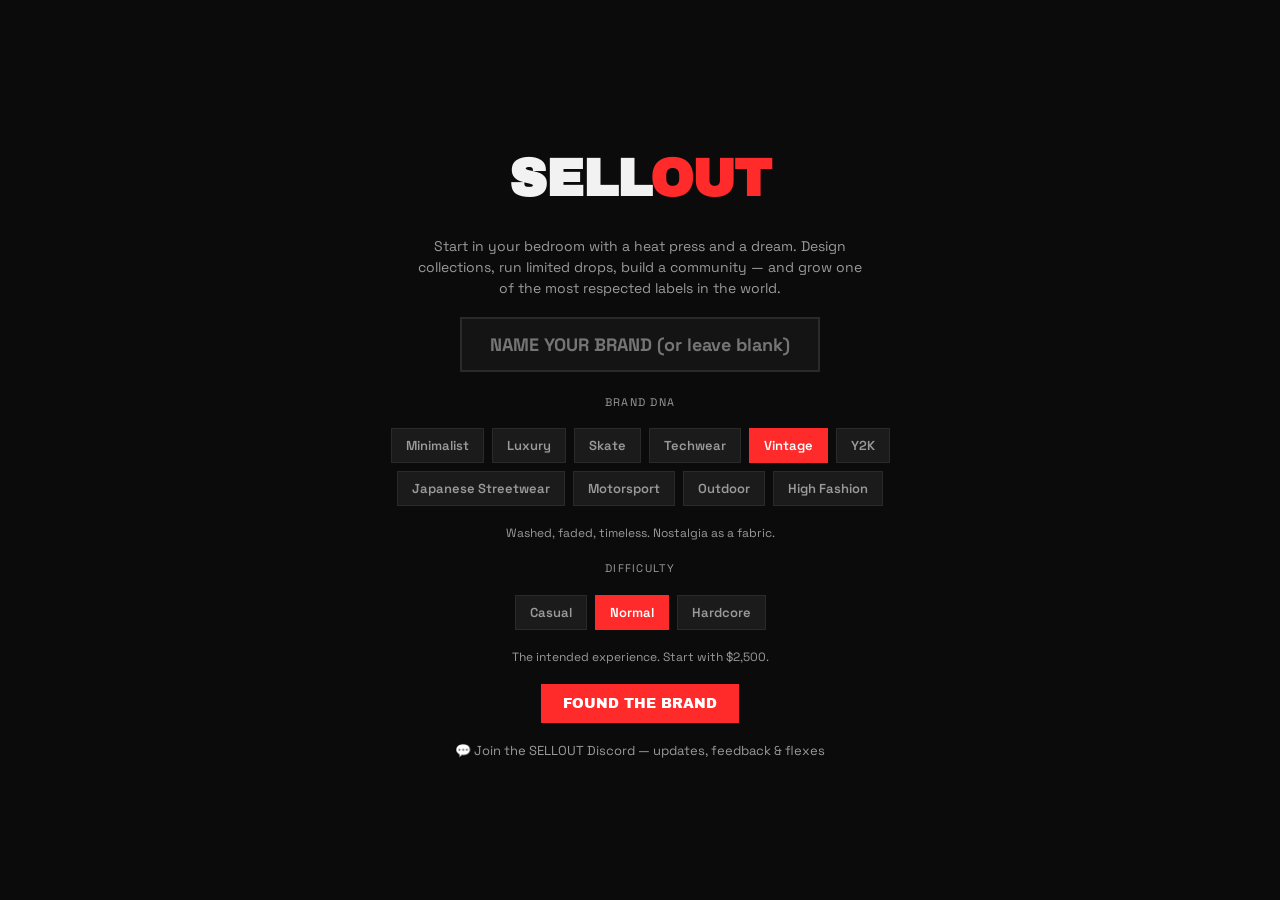
<file: index.html>
<!DOCTYPE html>
<html lang="en">
<head>
<meta charset="UTF-8">
<meta name="viewport" content="width=device-width, initial-scale=1.0">
<title>SELLOUT — build the label</title>
<link rel="preconnect" href="https://fonts.googleapis.com">
<link href="https://fonts.googleapis.com/css2?family=Archivo+Black&family=Space+Grotesk:wght@400;500;700&display=swap" rel="stylesheet">
<link rel="stylesheet" href="styles.css?v=16">
</head>
<body>

<!-- ================= START SCREEN ================= -->
<div id="startScreen">
  <h1>SELL<span>OUT</span></h1>
  <p>Start in your bedroom with a heat press and a dream. Design collections, run limited drops, build a community — and grow one of the most respected labels in the world.</p>
  <input id="startName" type="text" maxlength="20" placeholder="NAME YOUR BRAND (or leave blank)" spellcheck="false">
  <div style="font-size:11px;color:var(--dim);text-transform:uppercase;letter-spacing:.12em;margin-top:4px">Brand DNA</div>
  <div class="opt-row" id="dnaRow" style="justify-content:center;max-width:640px"></div>
  <div id="dnaBlurb" style="font-size:12px;color:var(--dim);height:18px"></div>
  <div style="font-size:11px;color:var(--dim);text-transform:uppercase;letter-spacing:.12em">Difficulty</div>
  <div class="opt-row" id="diffRow" style="justify-content:center"></div>
  <div id="diffBlurb" style="font-size:12px;color:var(--dim);height:18px"></div>
  <div style="display:flex; gap:10px; flex-wrap:wrap; justify-content:center">
    <button class="btn" id="startBtn">FOUND THE BRAND</button>
    <button class="btn secondary" id="continueBtn" style="display:none">CONTINUE SAVE</button>
  </div>
  <a href="https://discord.gg/wDF5yzP52R" target="_blank" rel="noopener" style="color:var(--dim);font-size:13px;text-decoration:none">💬 Join the SELLOUT Discord — updates, feedback &amp; flexes</a>
</div>

<!-- ================= TOP BAR (KPIs) ================= -->
<div id="topbar" style="display:none">
  <div id="brandName">—</div>
  <div class="kpi"><span class="k-label">Week</span><span class="k-value" id="kWeek">1</span></div>
  <div class="kpi"><span class="k-label">Season</span><span class="k-value" id="kSeason" style="color:var(--gold);font-size:13px">—</span></div>
  <div class="kpi" title="Weekly time slots — design 1 · marketing 1 · drop 2. Management is free."><span class="k-label">Time</span><span class="k-value" id="kSlots" style="color:var(--accent);letter-spacing:2px">●●●</span></div>
  <div class="kpi"><span class="k-label">Cash</span><span class="k-value" id="kCash">$0</span></div>
  <div class="kpi"><span class="k-label">Followers</span><span class="k-value" id="kFollowers">0</span></div>
  <div class="kpi"><span class="k-label">Hype</span><span class="k-value" id="kHype">0</span></div>
  <div class="kpi"><span class="k-label">Prestige</span><span class="k-value k-gold" id="kPrestige">0</span></div>
  <button id="advanceBtn">Advance Week ▸</button>
  <button id="skipBtn" class="btn secondary" style="padding:10px 14px" title="Fast-forward 4 weeks — stops if something needs a decision">▸▸ 4</button>
</div>

<!-- tutorial hint bar (first 3 weeks) -->
<div id="tutBanner" style="display:none; background:linear-gradient(90deg,rgba(108,123,255,.18),transparent); border-bottom:1px solid var(--line); padding:9px 22px; font-size:13px; color:var(--txt)"></div>

<!-- ================= NAV ================= -->
<div id="nav" style="display:none">
  <button data-page="dashboard" class="active">Dashboard</button>
  <button data-page="studio">Design Studio</button>
  <button data-page="drop">Drop <span class="badge" id="dropBadge" style="display:none">●</span></button>
  <button data-page="marketing">Marketing</button>
  <button data-page="community">Community</button>
  <button data-page="trends">Trends</button>
  <button data-page="calendar">Calendar</button>
  <button data-page="team">Team</button>
  <button data-page="research">Research</button>
  <button data-page="history">History</button>
</div>

<!-- ================= MAIN ================= -->
<div id="main" style="display:none">

  <!-- ========== DASHBOARD ========== -->
  <div class="page active" id="page-dashboard">
    <div class="grid grid-4" style="margin-bottom:16px">
      <div class="card"><h3>Weekly Profit</h3><div class="big-stat" id="dProfit">$0</div><div class="sub-stat" id="dProfitSub"></div></div>
      <div class="card"><h3>Lifetime Sales</h3><div class="big-stat" id="dLifetime">0</div><div class="sub-stat">units sold</div></div>
      <div class="card"><h3>Avg Sellout Time</h3><div class="big-stat" id="dSellout">—</div><div class="sub-stat" id="dSelloutSub">across recent drops</div></div>
      <div class="card"><h3>Avg Resale Value</h3><div class="big-stat" id="dResale">—</div><div class="sub-stat">vs retail</div></div>
    </div>
    <div class="grid grid-3" style="margin-bottom:16px">
      <div class="card"><h3>Follower Growth</h3><canvas class="chart" id="chartFollowers"></canvas></div>
      <div class="card"><h3>Revenue by Drop</h3><canvas class="chart" id="chartRevenue"></canvas></div>
      <div class="card"><h3>Weekly Profit</h3><canvas class="chart" id="chartProfit"></canvas></div>
    </div>
    <div class="grid grid-2">
      <div class="card">
        <h3>Brand Identity</h3>
        <div id="identityBox"></div>
      </div>
      <div class="card">
        <h3>Brand Health</h3>
        <div id="brandMeters"></div>
      </div>
      <div class="card">
        <h3>The Scene — Top Brands</h3>
        <div id="competitorList"></div>
      </div>
      <div class="card">
        <h3>Headquarters</h3>
        <div id="locationBox"></div>
      </div>
      <div class="card">
        <h3>Community Feed</h3>
        <div id="feedList" style="max-height:280px; overflow-y:auto"></div>
      </div>
      <div class="card">
        <h3>Lifetime Records</h3>
        <div id="recordsBox"></div>
      </div>
      <div class="card">
        <h3>🏆 Milestones</h3>
        <div id="milestonesBox" style="max-height:240px;overflow-y:auto"></div>
      </div>
      <div class="card">
        <h3>Settings &amp; Save</h3>
        <div style="display:flex; gap:8px; flex-wrap:wrap">
          <button class="mini-btn" id="exportBtn">⬇ Export save</button>
          <button class="mini-btn" id="importBtn">⬆ Import save</button>
          <button class="mini-btn" id="resetBtn" style="color:var(--red)">🗑 Reset save</button>
          <a class="mini-btn" href="https://discord.gg/wDF5yzP52R" target="_blank" rel="noopener" style="text-decoration:none;display:inline-block">💬 Discord</a>
          <input type="file" id="importFile" accept=".json" style="display:none">
        </div>
        <div class="sub-stat" style="margin-top:10px">Difficulty: <b id="diffLabel" style="color:var(--txt)">Normal</b> · autosaves every week</div>
      </div>
    </div>
  </div>

  <!-- ========== DESIGN STUDIO ========== -->
  <div class="page" id="page-studio">
    <div class="grid grid-2">
      <div class="card">
        <h3>New Collection</h3>
        <div class="field">
          <label>Collection Name</label>
          <input id="colName" type="text" maxlength="26" placeholder="e.g. MIDNIGHT PROTOCOL" spellcheck="false">
        </div>
        <div class="field"><label>Product</label><div class="opt-row" id="optProduct"></div></div>
        <div class="field"><label>Theme</label><div class="opt-row" id="optTheme"></div></div>
        <div class="field"><label>Colour Palette</label><div class="opt-row" id="optPalette"></div></div>
        <div class="field"><label>Logo Placement</label><div class="opt-row" id="optLogo"></div></div>
        <div class="field"><label>Graphics</label><div class="opt-row" id="optGraphics"></div></div>
        <div class="field"><label>Fit</label><div class="opt-row" id="optFit"></div></div>
        <div class="field"><label>Material</label><div class="opt-row" id="optMaterial"></div></div>
        <div class="field"><label>Packaging</label><div class="opt-row" id="optPackaging"></div></div>
      </div>
      <div>
        <div class="card" style="margin-bottom:16px">
          <h3>Design Preview</h3>
          <div id="designPreview"></div>
          <button class="btn full" id="finalizeBtn" style="margin-top:14px">Finalize Design → Drop Setup</button>
        </div>
        <div class="card" style="margin-bottom:16px">
          <h3>🗄 Design Vault</h3>
          <div class="sub-stat" style="margin-bottom:8px">Finished designs wait here until you assemble them into a collection on the Drop page. Pieces age — most go stale, a rare few become timeless.</div>
          <div id="vaultList" style="max-height:320px;overflow-y:auto"></div>
        </div>
        <div class="card">
          <h3>📅 Creative Calendar</h3>
          <div id="trendReport"></div>
        </div>
      </div>
    </div>
  </div>

  <!-- ========== DROP ========== -->
  <div class="page" id="page-drop">
    <div class="grid grid-2">
      <div class="card">
        <h3>Drop Configuration</h3>
        <div id="dropConfig"></div>
      </div>
      <div class="card">
        <h3>Launch Forecast</h3>
        <div id="dropForecast"></div>
        <button class="btn full gold" id="launchBtn" style="margin-top:14px">🚀 LAUNCH DROP</button>
      </div>
    </div>
  </div>

  <!-- ========== MARKETING ========== -->
  <div class="page" id="page-marketing">
    <div class="grid grid-2">
      <div class="card">
        <h3>Build Hype This Week</h3>
        <div style="font-size:12px;color:var(--dim);margin-bottom:12px">Hype fades every week. Campaigns stack, but each channel works once per week.</div>
        <div id="mktChannels"></div>
      </div>
      <div class="card">
        <h3>Hype & Reach</h3>
        <div id="mktStats"></div>
      </div>
    </div>
  </div>

  <!-- ========== COMMUNITY ========== -->
  <div class="page" id="page-community">
    <div class="grid grid-3" style="margin-bottom:16px">
      <div class="card"><h3>Loyal Fans</h3><div class="big-stat" id="cLoyal" style="color:var(--green)">0</div><div class="sub-stat">they buy every drop and defend the name</div></div>
      <div class="card"><h3>Community Mood</h3><div class="big-stat" id="cMood">—</div><div class="sub-stat" id="cMoodSub"></div></div>
      <div class="card"><h3>Brand Trust</h3><div class="big-stat" id="cTrust">0</div><div class="sub-stat">loyalty — the metric that outlasts hype</div></div>
    </div>
    <div class="grid grid-2" style="margin-bottom:16px">
      <div class="card">
        <h3>Who Your Followers Are</h3>
        <div id="fanMix"></div>
      </div>
      <div class="card">
        <h3>What They Think Of You</h3>
        <div id="repTraits"></div>
      </div>
      <div class="card">
        <h3>Engage the Community <span style="color:var(--dim);font-weight:400">· 1 slot · once a week</span></h3>
        <div id="communityActions"></div>
      </div>
      <div class="card">
        <h3>Community Analytics</h3>
        <div id="communityStats"></div>
        <canvas class="chart" id="chartLoyalty" style="margin-top:8px"></canvas>
      </div>
    </div>
    <div class="card">
      <h3>The Feed — what the culture is saying</h3>
      <div id="communityFeed" style="max-height:400px;overflow-y:auto"></div>
    </div>
  </div>

  <!-- ========== TRENDS (Trend Forecast) ========== -->
  <div class="page" id="page-trends">
    <div class="grid grid-2" style="margin-bottom:16px">
      <div class="card">
        <h3>🗓 Season</h3>
        <div id="seasonBox"></div>
      </div>
      <div class="card">
        <h3>Customer Mood</h3>
        <div id="segPrefBox"></div>
      </div>
    </div>
    <div class="card" style="margin-bottom:16px">
      <h3>Trend Forecast</h3>
      <div class="sub-stat" id="forecastNote" style="margin-bottom:10px"></div>
      <div id="trendList"></div>
    </div>
    <div class="grid grid-2">
      <div class="card">
        <h3>Trend Records</h3>
        <div id="trendRecords"></div>
      </div>
      <div class="card">
        <h3>Brand Evolution Timeline</h3>
        <div id="evolutionBox" style="max-height:280px;overflow-y:auto"></div>
      </div>
    </div>
  </div>

  <!-- ========== CALENDAR ========== -->
  <div class="page" id="page-calendar">
    <div class="card" style="margin-bottom:16px">
      <h3>🗓 The Fashion Year — 52 weeks</h3>
      <div class="sub-stat" style="margin-bottom:10px" id="calLegend"></div>
      <div id="calGrid" style="display:grid;grid-template-columns:repeat(13,1fr);gap:4px"></div>
    </div>
    <div class="grid grid-2">
      <div class="card">
        <h3>Next Up</h3>
        <div id="calUpcoming"></div>
      </div>
      <div class="card">
        <h3>🏆 Awards History</h3>
        <div id="awardsHistory" style="max-height:300px;overflow-y:auto"></div>
      </div>
    </div>
  </div>

  <!-- ========== TEAM ========== -->
  <div class="page" id="page-team">
    <div class="card">
      <h3>Your Team</h3>
      <div style="font-size:12px;color:var(--dim);margin-bottom:12px">Wages are paid weekly. Each hire strengthens a different part of the business.</div>
      <div id="teamList"></div>
    </div>
  </div>

  <!-- ========== RESEARCH ========== -->
  <div class="page" id="page-research">
    <div class="card">
      <h3>Research &amp; Development</h3>
      <div style="font-size:12px;color:var(--dim);margin-bottom:12px">One project at a time. Costs are paid up front; progress ticks each week.</div>
      <div id="researchList"></div>
    </div>
  </div>

  <!-- ========== HISTORY ========== -->
  <div class="page" id="page-history">
    <div class="card">
      <h3>Collection Archive — the history of your brand</h3>
      <div class="sub-stat" style="margin-bottom:10px">Click any collection for its full archive card and critic review.</div>
      <div class="opt-row" id="histFilters" style="margin-bottom:12px">
        <button class="opt sel" data-hf="all">Newest</button>
        <button class="opt" data-hf="oldest">Oldest</button>
        <button class="opt" data-hf="soldout">Sellouts</button>
        <button class="opt" data-hf="flop">Undersold</button>
        <button class="opt" data-hf="profit">Most Profitable</button>
        <button class="opt" data-hf="rating">Highest Rated</button>
        <button class="opt" data-hf="resale">Highest Resale</button>
        <button class="opt" data-hf="fastest">Fastest Sellout</button>
      </div>
      <div id="historyList"></div>
    </div>
  </div>

</div>

<!-- ================= OVERLAYS ================= -->
<div id="launchBg"><div id="launchBox">
  <div id="launchName"></div>
  <div id="launchStatus"></div>
  <div id="launchBarWrap"><div id="launchBar"></div></div>
  <div id="launchSold"></div>
  <div id="launchStamp"></div>
  <div id="launchSkip">click to skip</div>
</div></div>

<div id="modalBg"><div id="modal">
  <h2 id="modalTitle"></h2>
  <div id="modalBody"></div>
  <div id="modalBtns"></div>
</div></div>

<div id="toastBox"></div>

<!-- Load order matters: state → systems → UI boot.
     The ?v= stamp is bumped every release so browsers never mix
     cached files from different versions.                        -->
<script src="game.js?v=16"></script>
<script src="market.js?v=16"></script>
<script src="drops.js?v=16"></script>
<script src="employees.js?v=16"></script>
<script src="research.js?v=16"></script>
<script src="events.js?v=16"></script>
<script src="save.js?v=16"></script>
<script src="ui.js?v=16"></script>
</body>
</html>
</file>
<file: styles.css>
/* ============================================================
   SELLOUT — styles.css
   Black-and-red streetwear aesthetic: sharp corners, heavy
   display type, dashboard layout underneath.
   ============================================================ */

:root{
  --bg:        #0b0b0b;   /* app background */
  --panel:     #141414;   /* card background */
  --panel2:    #1b1b1b;   /* inset / input background */
  --line:      #2a2a2a;   /* borders */
  --txt:       #f2f2f2;   /* primary text */
  --dim:       #9a9a9a;   /* secondary text */
  --accent:    #ff2b2b;   /* signature red — primary actions */
  --green:     #57ff9a;   /* positive */
  --red:       #ff6b6b;   /* negative (softer than accent red) */
  --gold:      #ffd24a;   /* prestige / highlights */
  --cyan:      #ffd24a;   /* info — folded into gold for the punk palette */
  --radius:    0px;
}

*{ box-sizing:border-box; margin:0; padding:0; }
html,body{ height:100%; }
body{
  background:var(--bg); color:var(--txt);
  font-family:'Space Grotesk','Segoe UI',system-ui,sans-serif;
  font-size:14px; line-height:1.5;
}
h1,h2,h3{ font-family:'Archivo Black',Impact,sans-serif; font-weight:400; letter-spacing:.02em; text-transform:uppercase; }
button{ font-family:inherit; cursor:pointer; transition:all .15s ease; }
button:active{ transform:scale(.98); }
input,select{ font-family:inherit; }

/* ---------- top bar ---------- */
#topbar{
  display:flex; align-items:center; gap:20px;
  padding:12px 22px; border-bottom:1px solid var(--line);
  background:var(--panel); position:sticky; top:0; z-index:10;
  flex-wrap:wrap;
}
#brandName{ font-size:17px; font-weight:800; letter-spacing:.02em; }
#brandName span{ color:var(--accent); }
.kpi{ display:flex; flex-direction:column; min-width:76px; }
.kpi .k-label{ font-size:10px; color:var(--dim); text-transform:uppercase; letter-spacing:.1em; }
.kpi .k-value{ font-size:15px; font-weight:700; font-variant-numeric:tabular-nums; }
.k-pos{ color:var(--green); } .k-neg{ color:var(--red); } .k-gold{ color:var(--gold); }
#advanceBtn{
  margin-left:auto; background:var(--accent); color:#fff; border:none;
  padding:10px 20px; border-radius:8px; font-weight:700; font-size:14px;
}
#advanceBtn:hover{ filter:brightness(1.12); }
#advanceBtn:disabled{ opacity:.45; cursor:not-allowed; }

/* ---------- navigation ---------- */
#nav{
  display:flex; gap:4px; padding:10px 22px 0; border-bottom:1px solid var(--line);
  background:var(--bg); flex-wrap:wrap; position:sticky; top:0; z-index:9;
}
#nav button{
  background:none; border:none; color:var(--dim); padding:10px 16px;
  font-size:13px; font-weight:600; border-bottom:2px solid transparent;
  border-radius:6px 6px 0 0;
}
#nav button:hover{ color:var(--txt); background:var(--panel); }
#nav button.active{ color:var(--txt); border-bottom-color:var(--accent); }
#nav button .badge{
  background:var(--accent); color:#fff; font-size:10px; padding:1px 6px;
  border-radius:8px; margin-left:5px;
}

/* ---------- layout ---------- */
#main{ max-width:1180px; margin:0 auto; padding:20px 22px 80px; }
.page{ display:none; animation:fadeIn .25s ease; }
.page.active{ display:block; }
@keyframes fadeIn{ from{opacity:0; transform:translateY(6px);} to{opacity:1;} }

.grid{ display:grid; gap:16px; }
.grid-2{ grid-template-columns:repeat(auto-fit,minmax(320px,1fr)); }
.grid-3{ grid-template-columns:repeat(auto-fit,minmax(240px,1fr)); }
.grid-4{ grid-template-columns:repeat(auto-fit,minmax(170px,1fr)); }

.card{
  background:var(--panel); border:1px solid var(--line);
  border-radius:var(--radius); padding:18px;
}
.card h3{
  font-size:12px; color:var(--dim); text-transform:uppercase;
  letter-spacing:.12em; margin-bottom:12px; font-weight:600;
}
.big-stat{ font-size:26px; font-weight:800; font-variant-numeric:tabular-nums; }
.sub-stat{ font-size:12px; color:var(--dim); margin-top:2px; }

/* ---------- forms & controls ---------- */
.field{ margin-bottom:14px; }
.field label{
  display:block; font-size:11px; color:var(--dim); text-transform:uppercase;
  letter-spacing:.1em; margin-bottom:6px; font-weight:600;
}
.field input[type=text]{
  width:100%; background:var(--panel2); border:1px solid var(--line);
  color:var(--txt); padding:10px 12px; border-radius:8px; font-size:14px;
}
.field input[type=text]:focus{ border-color:var(--accent); outline:none; }
.opt-row{ display:flex; gap:8px; flex-wrap:wrap; }
.opt{
  background:var(--panel2); border:1px solid var(--line); color:var(--dim);
  padding:8px 14px; border-radius:8px; font-size:13px; font-weight:600;
}
.opt:hover{ border-color:var(--dim); color:var(--txt); }
.opt.sel{ background:var(--accent); border-color:var(--accent); color:#fff; }
.opt.locked{ opacity:.4; cursor:not-allowed; }
.opt small{ display:block; font-size:10px; font-weight:400; opacity:.75; }

input[type=range]{ width:100%; accent-color:var(--accent); }
.range-row{ display:flex; align-items:center; gap:14px; }
.range-val{ font-weight:800; font-size:16px; min-width:90px; text-align:right; font-variant-numeric:tabular-nums; }

.btn{
  background:var(--accent); color:#fff; border:none; padding:12px 22px;
  border-radius:8px; font-weight:700; font-size:14px;
}
.btn:hover{ filter:brightness(1.12); }
.btn:disabled{ opacity:.4; cursor:not-allowed; filter:none; }
.btn.secondary{ background:var(--panel2); color:var(--txt); border:1px solid var(--line); }
.btn.secondary:hover{ border-color:var(--accent); }
.btn.danger{ background:var(--red); }
.btn.full{ width:100%; }
.btn.gold{ background:var(--gold); color:#1a1405; }

/* ---------- list rows (employees, research, history) ---------- */
.row-item{
  display:flex; justify-content:space-between; align-items:center; gap:12px;
  background:var(--panel2); border:1px solid var(--line); border-radius:8px;
  padding:12px 14px; margin-bottom:8px;
}
.row-item .ri-main{ flex:1; min-width:0; }
.row-item .ri-title{ font-weight:700; font-size:13.5px; }
.row-item .ri-sub{ font-size:12px; color:var(--dim); margin-top:2px; }
.row-item .ri-side{ text-align:right; white-space:nowrap; font-weight:700; font-size:13px; }
.row-item button{ flex-shrink:0; }
.mini-btn{
  background:var(--panel); border:1px solid var(--line); color:var(--txt);
  padding:7px 13px; border-radius:7px; font-size:12px; font-weight:600;
}
.mini-btn:hover{ border-color:var(--accent); }
.mini-btn:disabled{ opacity:.4; cursor:not-allowed; }

/* ---------- meters ---------- */
.meter{ height:7px; background:var(--panel2); border-radius:4px; overflow:hidden; margin-top:6px; }
.meter > div{ height:100%; border-radius:4px; background:var(--accent); transition:width .5s ease; }
.meter.green > div{ background:var(--green); }
.meter.gold > div{ background:var(--gold); }
.meter.red > div{ background:var(--red); }
.meter-row{ margin-bottom:12px; }
.meter-row .m-head{ display:flex; justify-content:space-between; font-size:12px; }
.meter-row .m-head b{ font-variant-numeric:tabular-nums; }

/* ---------- social feed ---------- */
#feedList .post{
  border-bottom:1px solid var(--line); padding:9px 2px; font-size:13px;
  animation:fadeIn .3s ease;
}
#feedList .post .handle{ color:var(--cyan); font-weight:600; }
#feedList .post.sys{ color:var(--dim); font-style:italic; }
#feedList .post.hot .handle{ color:var(--gold); }

/* ---------- charts ---------- */
canvas.chart{ width:100%; height:150px; display:block; }

/* ---------- modal ---------- */
#modalBg{
  position:fixed; inset:0; background:rgba(5,8,14,.82); display:none;
  align-items:center; justify-content:center; z-index:50; padding:16px;
  backdrop-filter:blur(3px);
}
#modalBg.open{ display:flex; }
#modal{
  background:var(--panel); border:1px solid var(--line); border-radius:14px;
  max-width:520px; width:100%; padding:24px; max-height:86vh; overflow-y:auto;
  animation:popIn .2s ease;
}
@keyframes popIn{ from{ transform:scale(.94); opacity:0;} to{ transform:scale(1); opacity:1;} }
#modalTitle{ font-size:18px; margin-bottom:10px; }
#modalTitle.good{ color:var(--green); } #modalTitle.bad{ color:var(--red); } #modalTitle.info{ color:var(--gold); }
#modalBody{ font-size:14px; color:var(--txt); margin-bottom:18px; line-height:1.65; }
#modalBody .stat-line{ font-variant-numeric:tabular-nums; }
#modalBody .g{ color:var(--green); font-weight:700; } #modalBody .r{ color:var(--red); font-weight:700; }
#modalBody .y{ color:var(--gold); font-weight:700; }
#modalBtns{ display:flex; flex-direction:column; gap:8px; }
#modalBtns button{
  background:var(--panel2); border:1px solid var(--line); color:var(--txt);
  padding:12px 16px; border-radius:8px; font-weight:600; font-size:13.5px; text-align:left;
}
#modalBtns button:hover{ border-color:var(--accent); }
#modalBtns button.primary{ background:var(--accent); border-color:var(--accent); color:#fff; }

/* ---------- toast ---------- */
#toastBox{ position:fixed; top:70px; right:18px; z-index:60; display:flex; flex-direction:column; gap:8px; }
.toast{
  background:var(--panel); border:1px solid var(--accent); color:var(--txt);
  padding:11px 16px; border-radius:9px; font-size:13px; font-weight:600;
  animation:popIn .22s ease; box-shadow:0 8px 24px rgba(0,0,0,.4);
}
.toast.gold{ border-color:var(--gold); }

/* ---------- drop launch overlay ---------- */
#launchBg{
  position:fixed; inset:0; background:rgba(5,8,14,.94); display:none;
  align-items:center; justify-content:center; z-index:55; cursor:pointer;
}
#launchBg.open{ display:flex; }
#launchBox{ max-width:460px; width:92%; text-align:center; }
#launchName{ font-size:26px; font-weight:800; margin-bottom:6px; }
#launchStatus{ font-size:13px; color:var(--dim); letter-spacing:.2em; text-transform:uppercase; height:20px; }
#launchBarWrap{ height:18px; background:var(--panel2); border:1px solid var(--line); border-radius:9px; margin:16px 0 8px; overflow:hidden; }
#launchBar{ height:100%; width:0%; background:linear-gradient(90deg,var(--accent),var(--cyan)); border-radius:9px; }
#launchSold{ font-size:16px; font-weight:800; font-variant-numeric:tabular-nums; height:24px; }
#launchStamp{ font-size:34px; font-weight:900; height:52px; margin-top:8px; }
#launchStamp.w{ color:var(--green); animation:stampIn .3s cubic-bezier(.2,2,.4,1) both; }
#launchStamp.l{ color:var(--red);   animation:stampIn .3s cubic-bezier(.2,2,.4,1) both; }
#launchStamp.e{ color:var(--gold);  animation:stampIn .3s cubic-bezier(.2,2,.4,1) both; }
@keyframes stampIn{ from{ transform:scale(2.2) rotate(-5deg); opacity:0;} to{ transform:scale(1) rotate(-2deg); opacity:1;} }
#launchSkip{ font-size:10px; color:var(--dim); margin-top:16px; letter-spacing:.2em; text-transform:uppercase; }

/* ---------- start screen ---------- */
#startScreen{
  position:fixed; inset:0; background:var(--bg); z-index:70;
  display:flex; flex-direction:column; align-items:center; justify-content:center;
  gap:18px; padding:24px; text-align:center;
}
#startScreen h1{ font-size:min(9vw,52px); font-weight:900; letter-spacing:-.02em; }
#startScreen h1 span{ color:var(--accent); }
#startScreen p{ color:var(--dim); max-width:460px; }
#startName{
  background:var(--panel); border:2px solid var(--line); color:var(--txt);
  padding:14px 18px; border-radius:10px; font-size:18px; text-align:center;
  width:min(90vw,360px); font-weight:700;
}
#startName:focus{ border-color:var(--accent); outline:none; }

/* ---------- responsive ---------- */
@media(max-width:640px){
  #topbar{ gap:12px; padding:10px 12px; }
  .kpi{ min-width:60px; } .kpi .k-value{ font-size:13px; }
  #main{ padding:14px 12px 70px; }
  #nav{ padding:6px 10px 0; } #nav button{ padding:9px 10px; font-size:12px; }
}

/* ============================================================
   SELLOUT rebrand overrides — sharp corners + display type.
   Kept as one block so the dashboard skeleton stays untouched.
   ============================================================ */
button, input, select, .card, .row-item, .opt, .mini-btn, .btn,
.meter, .meter > div, #modal, .toast, #launchBarWrap, #launchBar,
#startName, .field input{ border-radius:0 !important; }
#brandName, .big-stat, .k-value, #launchName, #launchStamp, #launchSold,
#advanceBtn, .btn, #modalTitle{ font-family:'Archivo Black',Impact,sans-serif; font-weight:400; }
#brandName, #launchName, #modalTitle{ text-transform:uppercase; }
#brandName{ background:var(--accent); color:#fff; padding:2px 10px; }
#brandName span{ color:#fff; }
</file>
